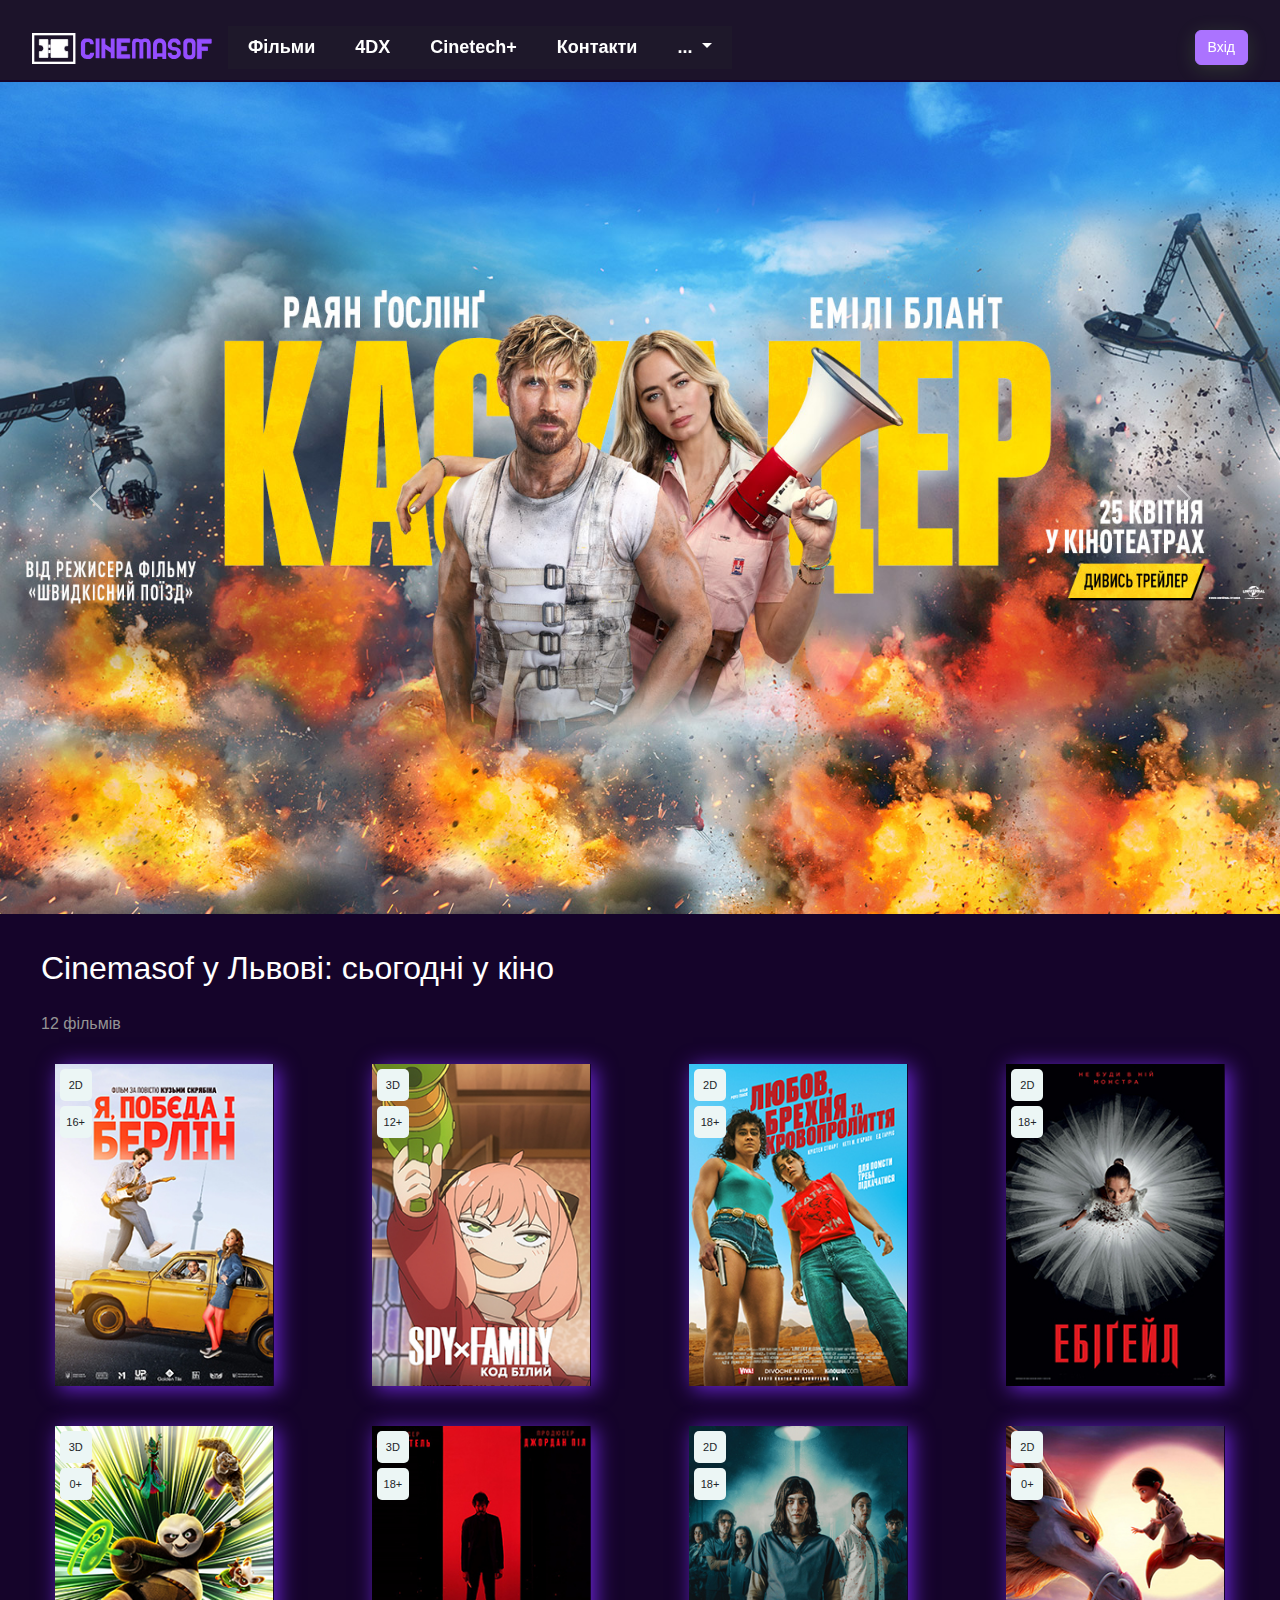
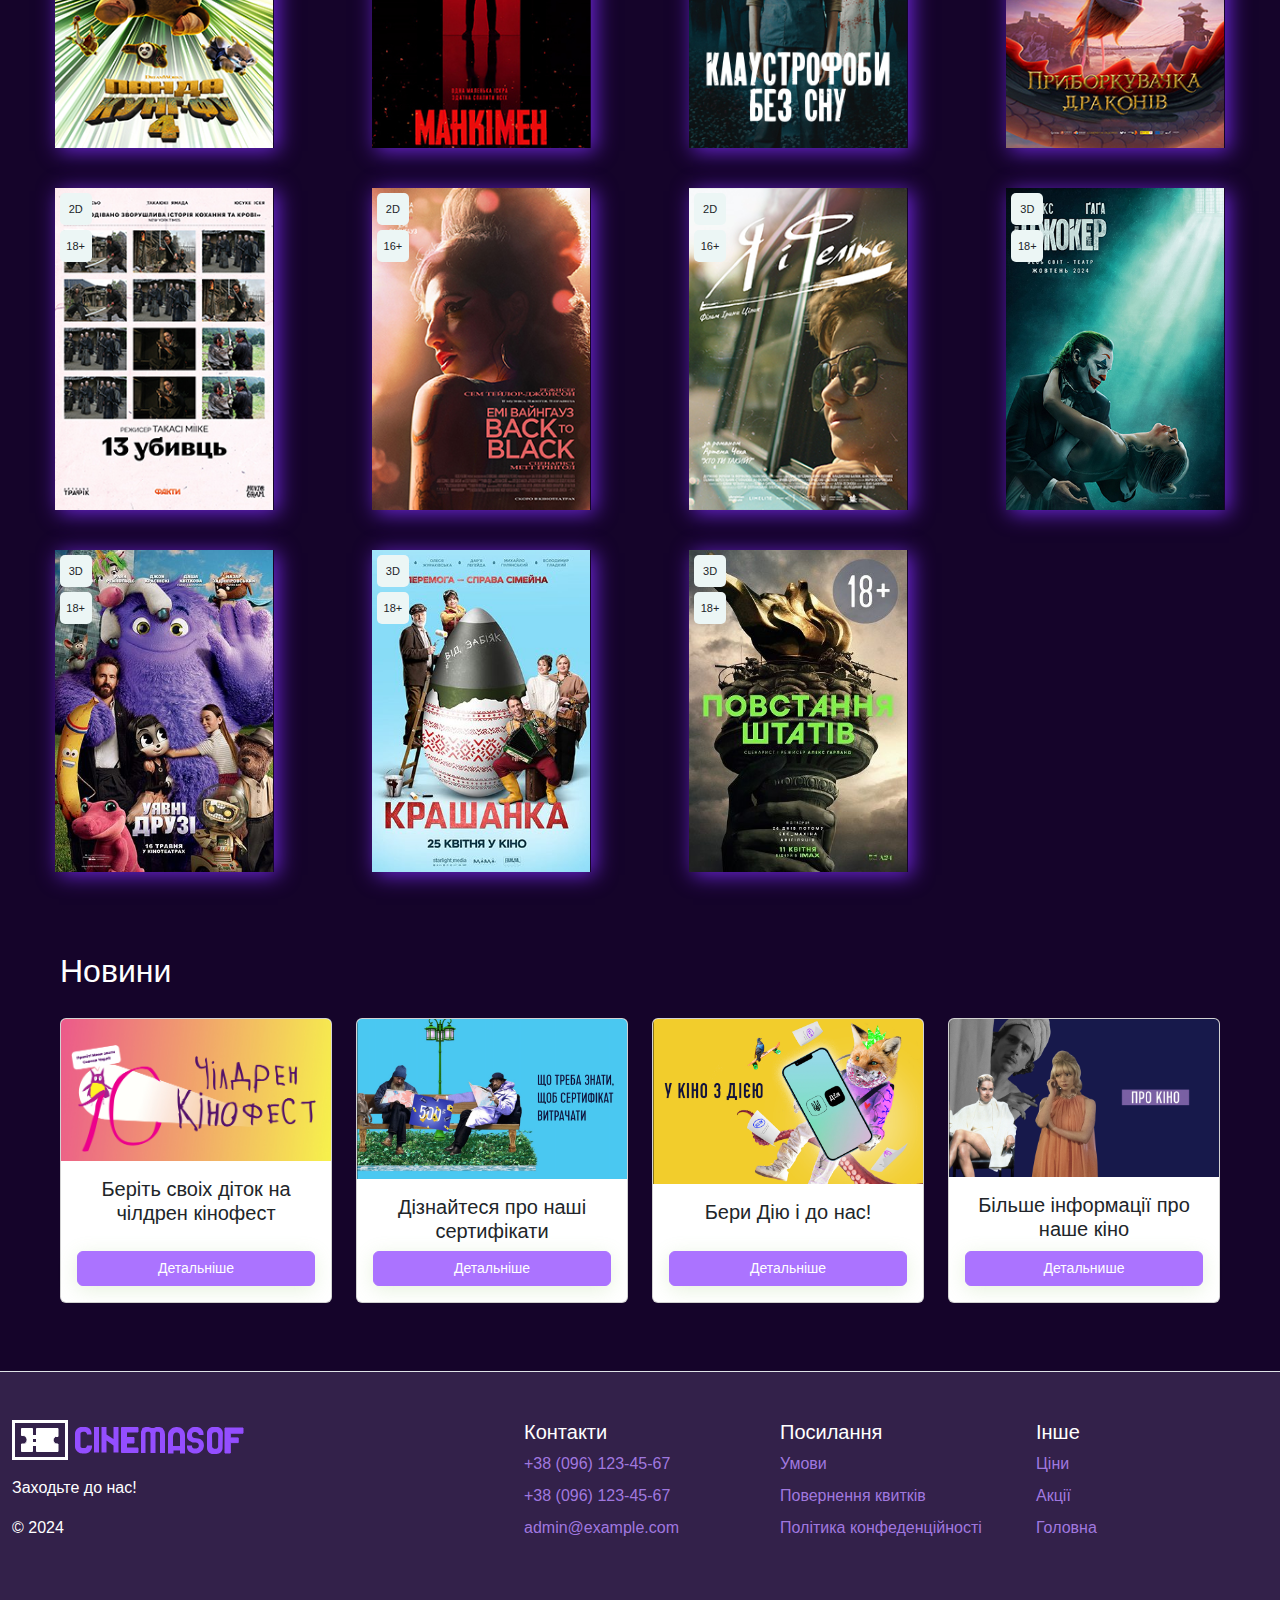
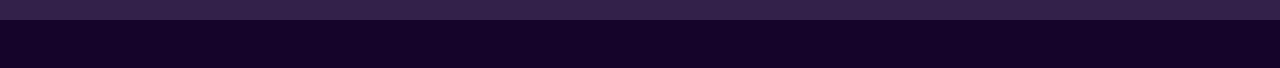
<file: index.html>
<!DOCTYPE html>
<html lang="en">

<head>
	<meta charset="UTF-8">
	<meta http-equiv="X-UA-Compatible" content="IE=edge">
	<meta name="viewport" content="width=device-width, initial-scale=1.0">
	<title>Cinema</title>
	<link href="https://cdn.jsdelivr.net/npm/bootstrap@5.3.3/dist/css/bootstrap.min.css" rel="stylesheet"
		integrity="sha384-QWTKZyjpPEjISv5WaRU9OFeRpok6YctnYmDr5pNlyT2bRjXh0JMhjY6hW+ALEwIH" crossorigin="anonymous">
	<link rel="stylesheet" href="styles.css">
</head>

<body >
	<header id="navbar" class="header">
		<nav class="navbar navbar-expand-lg ">
			<div class="container-fluid">
				<a class="navbar-brand" href="index.html">
					<img src="img/logo.svg" alt="logo">
				</a>
				<button class="navbar-toggler" type="button" data-bs-toggle="collapse"
					data-bs-target="#navbarNavAltMarkup" aria-controls="navbarNavAltMarkup" aria-expanded="false"
					aria-label="Toggle navigation">
					<span class="navbar-toggler-icon"></span>
				</button>

				<div class="collapse navbar-collapse" id="navbarNavAltMarkup">
					<ul class="navbar-nav">
						<li class="nav-item">
							<a class="nav-link" aria-current="page" href="#">Фільми</a>
						</li>
						<li class="nav-item">
							<a class="nav-link" href="#">4DX</a>
						</li>
						<li class="nav-item">
							<a class="nav-link" href="#">Cinetech+</a>
						</li>
						<li class="nav-item">
							<a class="nav-link" href="#">Контакти</a>
						</li>
						<li class="nav-item dropdown">
							<a class="nav-link dropdown-toggle" href="#" role="button" data-bs-toggle="collapse"
								data-bs-target="#subMenu" aria-controls="subMenu" aria-expanded="false">
								...
							</a>
							<ul class="dropdown-menu" id="subMenu">
								<li class="nav-item w-100"><a class="nav-link" href="#">Кінотеатри</a></li>
								<li class="nav-item w-100"><a class="nav-link" href="#">Робота у нас</a></li>
								<li class="nav-item w-100"><a class="nav-link" href="#">Подарункові сертифікати</a></li>
								<li class="nav-item w-100"><a class="nav-link" href="#">Допомога.Відповіді на запитання</a></li>
							</ul>
						</li>
					</ul>
				</div>

				<div class="d-flex">
					<a class="btn btn-primary" href="sign-in.html">Вхід</a>
				</div>
			</div>
		</nav>
	</header>

	<main class="main">
		<div class="main-container">

			<div id="carouselExample" class="carousel slide">
				<div class="carousel-inner">
				  <div class="carousel-item active">
					<img class="d-block w-100" src="img/карусель1.jpeg" alt="First slide">
				  </div>
				  <div class="carousel-item">
					<img class="d-block w-100" src="img/карусель2.jpeg" alt="Second slide">
				  </div>
				  <div class="carousel-item">
					<img class="d-block w-100" src="img/карусель3.jpeg" alt="Third slide">
				  </div>
				</div>
				<button class="carousel-control-prev" type="button" data-bs-target="#carouselExample" data-bs-slide="prev">
				  <span class="carousel-control-prev-icon" aria-hidden="true"></span>
				  <span class="visually-hidden">Previous</span>
				</button>
				<button class="carousel-control-next" type="button" data-bs-target="#carouselExample" data-bs-slide="next">
				  <span class="carousel-control-next-icon" aria-hidden="true"></span>
				  <span class="visually-hidden">Next</span>
				</button>
			</div>
			<div class="container-fluid">
				<div class="name-movie-stripe">
					<div class="name-div">
						<h1>Cinemasof у Львові: сьогодні у кіно</h1>
						<sup class="movie-number">
							12 фільмів
						</sup>
					</div>
				</div>
			</div>


			<div class="films-grid">
				<div class="film">
					<img src="img/iwinningiberln.jpeg" alt="iwinningibrln">
					<div class="film-tags">
						<div class="info">2D</div>
						<div class="info">16+</div>
					</div>
					<div class="film-info">
						<p class="film-info-title"> Пригоди, Комедія</p>
						<p class="film-info-description"> 12+</p>
						<p class="rating">IMDb <b>10 </b>/10</p>
						<a href="movie.html" class=" btn btn-primary btn-seans">Обрати сеанс</a>
					</div>
				</div>
				<div class="film">
					<img src="img/spy-family.jpeg" alt="spy-family">
					<div class="film-tags">
						<div class="info">3D</div>
						<div class="info">12+</div>
					</div>
					<div class="film-info">
						<p class="film-info-title">Анімація</p>
						<p class="film-info-description"> 12+</p>
						<p class="rating">IMDb <b>7.4 </b>/10</p>
						<a href="movie.html" class=" btn btn-primary btn-seans">Обрати сеанс</a>
					</div>
				</div>
				<div class="film">
					<img src="img/love-lie-bloodshed.jpeg" alt="love-lie-bloodshed">
					<div class="film-tags">
						<div class="info">2D</div>
						<div class="info">18+</div>
					</div>
					<div class="film-info">
						<p class="film-info-title">Трилер, Екшн, Кримінал</p>
						<p class="film-info-description"> 18+</p>
						<p class="rating">IMDb <b>7.2 </b>/10</p>
						<a href="movie.html" class=" btn btn-primary btn-seans">Обрати сеанс</a>
					</div>
				</div>
				<div class="film">
					<img src="img/ebigeil.jpeg" alt="ebigeil">
					<div class="film-tags">
						<div class="info">2D</div>
						<div class="info">18+</div>
					</div>
					<div class="film-info">
						<p class="film-info-title">Жахи, Трилер</p>
						<p class="film-info-description"> 18+</p>
						<p class="rating">IMDb <b>7.1 </b>/10</p>
						<a href="movie.html" class=" btn btn-primary btn-seans">Обрати сеанс</a>
					</div>
				</div>
				<div class="film">
					<img src="img/kung-fu.jpeg" alt="kung-fu">
					<div class="film-tags">
						<div class="info">3D</div>
						<div class="info">0+</div>
					</div>
					<div class="film-info">
						<p class="film-info-title">Мультфільм</p>
						<p class="film-info-description"> 0+</p>
						<p class="rating">IMDb <b>6.3</b>/10</p>
						<a href="movie.html" class=" btn btn-primary btn-seans">Обрати сеанс</a>
					</div>
				</div>
				<div class="film">
					<img src="img/munkiman.jpeg" alt="munkiman">
					<div class="film-tags">
						<div class="info">3D</div>
						<div class="info">18+</div>
					</div>
					<div class="film-info">
						<p class="film-info-title">Трилер, Екшн</p>
						<p class="film-info-description"> 18+</p>
						<p class="rating">IMDb <b>7.1</b>/10</p>
						<a href="movie.html" class=" btn btn-primary btn-seans">Обрати сеанс</a>
					</div>
				</div>
				<div class="film">
					<img src="img/claustrophoby.jpeg" alt="claustrophoby">
					<div class="film-tags">
						<div class="info">2D</div>
						<div class="info">18+</div>
					</div>
					<div class="film-info">
						<p class="film-info-title">Жахи, Трилер, Містика</p>
						<p class="film-info-description"> 18+</p>
						<p class="rating">IMDb <b>5.6</b>/10</p>
						<a href="movie.html" class=" btn btn-primary btn-seans">Обрати сеанс</a>
					</div>
				</div>
				<div class="film">
					<img src="img/dragon-tamer.jpeg" alt="dragon-tamer">
					<div class="film-tags">
						<div class="info">2D</div>
						<div class="info">0+</div>
					</div>
					<div class="film-info">
						<p class="film-info-title">Мультфільм</p>
						<p class="film-info-description">0+</p>
						<p class="rating">IMDb <b>6.4</b>/10</p>
						<a href="movie.html" class=" btn btn-primary btn-seans">Обрати сеанс</a>
					</div>
				</div>
				<div class="film">
					<img src="img/13killers.jpeg" alt="13killers">
					<div class="film-tags">
						<div class="info">2D</div>
						<div class="info">18+</div>
					</div>
					<div class="film-info">
						<p class="film-info-title">Екшн, Пригоди</p>
						<p class="film-info-description">18+</p>
						<p class="rating">IMDb <b>7.2 </b>/10</p>
						<a href="movie.html" class=" btn btn-primary btn-seans">Обрати сеанс</a>
					</div>
				</div>
				<div class="film">
					<img src="img/ema-waigauz.jpeg" alt="ema-waigauz">
					<div class="film-tags">
						<div class="info">2D</div>
						<div class="info">16+</div>
					</div>
					<div class="film-info">
						<p class="film-info-title">Байопік</p>
						<p class="film-info-description"> 16+</p>
						<p class="rating">IMDb <b>6.7</b>/10</p>
						<a href="movie.html" class=" btn btn-primary btn-seans">Обрати сеанс</a>
					</div>
				</div>
				<div class="film">
					<img src="img/i-and-felix.jpeg" alt="i-and-felix">
					<div class="film-tags">
						<div class="info">2D</div>
						<div class="info">16+</div>
					</div>
					<div class="film-info">
						<p class="film-info-title">Драма</p>
						<p class="film-info-description"> 16+</p>
						<p class="rating">IMDb <b>7.2 </b>/10</p>
						<a href="movie.html" class=" btn btn-primary btn-seans">Обрати сеанс</a>
					</div>
				</div>
				<div class="film">
					<img src="img/joker.jpeg" alt="joker">
					<div class="film-tags">
						<div class="info">3D</div>
						<div class="info">18+</div>
					</div>
					<div class="film-info">
						<p class="film-info-title">Кримінал, трилер</p>
						<p class="film-info-description"> 18+</p>
						<p class="rating">IMDb <b>10</b>/10</p>
						<a href="movie.html" class=" btn btn-primary btn-seans">Обрати сеанс</a>
					</div>
				</div>

				<div class="film">
					<img src="img/imaginary-friends.jpeg" alt="imaginary-friends">
					<div class="film-tags">
						<div class="info">3D</div>
						<div class="info">18+</div>
					</div>
					<div class="film-info">
						<p class="film-info-title">Кримінал, трилер</p>
						<p class="film-info-description"> 18+</p>
						<p class="rating">IMDb <b>10</b>/10</p>
						<a href="movie.html" class=" btn btn-primary btn-seans">Обрати сеанс</a>
					</div>
				</div>
				<div class="film">
					<img src="img/krashanha-vend.jpg" alt="joker">
					<div class="film-tags">
						<div class="info">3D</div>
						<div class="info">18+</div>
					</div>
					<div class="film-info">
						<p class="film-info-title">Кримінал, трилер</p>
						<p class="film-info-description"> 18+</p>
						<p class="rating">IMDb <b>10</b>/10</p>
						<a href="movie.html" class=" btn btn-primary btn-seans">Обрати сеанс</a>
					</div>
				</div>
				<div class="film">
					<img src="img/sw-vend-18.jpg" alt="Повстання Штатів">
					<div class="film-tags">
						<div class="info">3D</div>
						<div class="info">18+</div>
					</div>
					<div class="film-info">
						<p class="film-info-title">Кримінал, трилер</p>
						<p class="film-info-description"> 18+</p>
						<p class="rating">IMDb <b>10</b>/10</p>
						<a href="movie.html" class=" btn btn-primary btn-seans">Обрати сеанс</a>
					</div>
				</div>
			</div>
		</div>

		<div class="container-4">
			<h2 class="link-news">Новини</h2>

			<div class="addon-info text-center">

				<div class="row">
					<div class="col-md-3">
						<div class="card">
							<img src="img/cinemafest.jpeg" class="card-img-top" alt="2homeless">
							<div class="card-body">
							  <h5 class="card-title">Беріть своіх діток на чілдрен кінофест</h5>
							  <a href="#" class="btn btn-primary">Детальніше</a>
							</div>
						</div>
					</div>

					<div class="col-md-3">
						<div class="card">
							<img src="./img/2homel.png" class="card-img-top" alt="2homeless">
							<div class="card-body">
							  <h5 class="card-title">Дізнайтеся про наші сертифікати</h5>
							  <a href="#" class="btn btn-primary">Детальніше</a>
							</div>
						</div>
					</div>

					<div class="col-md-3">
						<div class="card">
							<img src="img/foxx.png" class="card-img-top" alt="2homeless">
							<div class="card-body">
							  <h5 class="card-title">Бери Дію і до нас!</h5>
							  <a href="#" class="btn btn-primary">Детальніше</a>
							</div>
						</div>
					</div>

					<div class="col-md-3">
						<div class="card">
							<img src="img/123.png" class="card-img-top" alt="2homeless">
							<div class="card-body">
							  <h5 class="card-title">Більше інформації про наше кіно</h5>
							  <a href="#" class="btn btn-primary">Детальнише</a>
							</div>
						</div>
					</div>
				</div>

			</div>
		</div>
	</main>

	<footer class="m-footer">
		<div class="container-fluid">
			<div class="row row-cols-1 row-cols-sm-2 row-cols-md-5 py-5 my-5 border-top">
				<div class="col mb-3">
					<a href="index.html" class="d-flex align-items-center mb-3 link-dark text-decoration-none">
						<img src="img/logo.svg" alt="logo">
					</a>
					<p >Заходьте до нас!</p>
					<p >© 2024</p>

				</div>

				<div class="col mb-3">

				</div>

				<div class="col mb-3">
					<h5>Контакти</h5>
					<ul class="nav flex-column">
						<li class="nav-item mb-2"><a href="tel:+38 (096) 123-45-67" class="nav-link p-0 ">+38
								(096) 123-45-67</a></li>
						<li class="nav-item mb-2"><a href="tel:+38 (096) 123-45-67" class="nav-link p-0 ">+38
								(096) 123-45-67</a></li>
						<li class="nav-item mb-2"><a href="mailto:admin@example.com"
								class="nav-link p-0">admin@example.com</a></li>
					</ul>
				</div>

				<div class="col mb-3">
					<h5>Посилання</h5>
					<ul class="nav flex-column">
						<li class="nav-item mb-2"><a href="#" class="nav-link p-0 ">Умови</a></li>
						<li class="nav-item mb-2"><a href="#" class="nav-link p-0 ">Повернення квитків</a></li>
						<li class="nav-item mb-2"><a href="#" class="nav-link p-0 ">Політика
								конфеденційності</a></li>
					</ul>
				</div>

				<div class="col mb-3">
					<h5>Інше</h5>
					<ul class="nav flex-column">
						<li class="nav-item mb-2"><a href="#" class="nav-link p-0">Ціни</a></li>
                        <li class="nav-item mb-2"><a href="#" class="nav-link p-0">Акції</a></li>
                        <li class="nav-item mb-2"><a href="#" class="nav-link p-0">Головна</a></li>
					</ul>
				</div>
			</div>
		</div>
	</footer>

	<script src="https://cdn.jsdelivr.net/npm/@popperjs/core@2.11.8/dist/umd/popper.min.js"
	integrity="sha384-I7E8VVD/ismYTF4hNIPjVp/Zjvgyol6VFvRkX/vR+Vc4jQkC+hVqc2pM8ODewa9r"
	crossorigin="anonymous"></script>
<script src="https://cdn.jsdelivr.net/npm/bootstrap@5.3.2/dist/js/bootstrap.min.js"
	integrity="sha384-BBtl+eGJRgqQAUMxJ7pMwbEyER4l1g+O15P+16Ep7Q9Q+zqX6gSbd85u4mG4QzX+"
	crossorigin="anonymous"></script>
<script scr="https://cdn.jsdelivr.net/npm/bootstrap@5.3.3/dist/js/bootstrap.bundle.min.js"></script>

	<script src="header.js"></script>
</body>

</html>
</file>
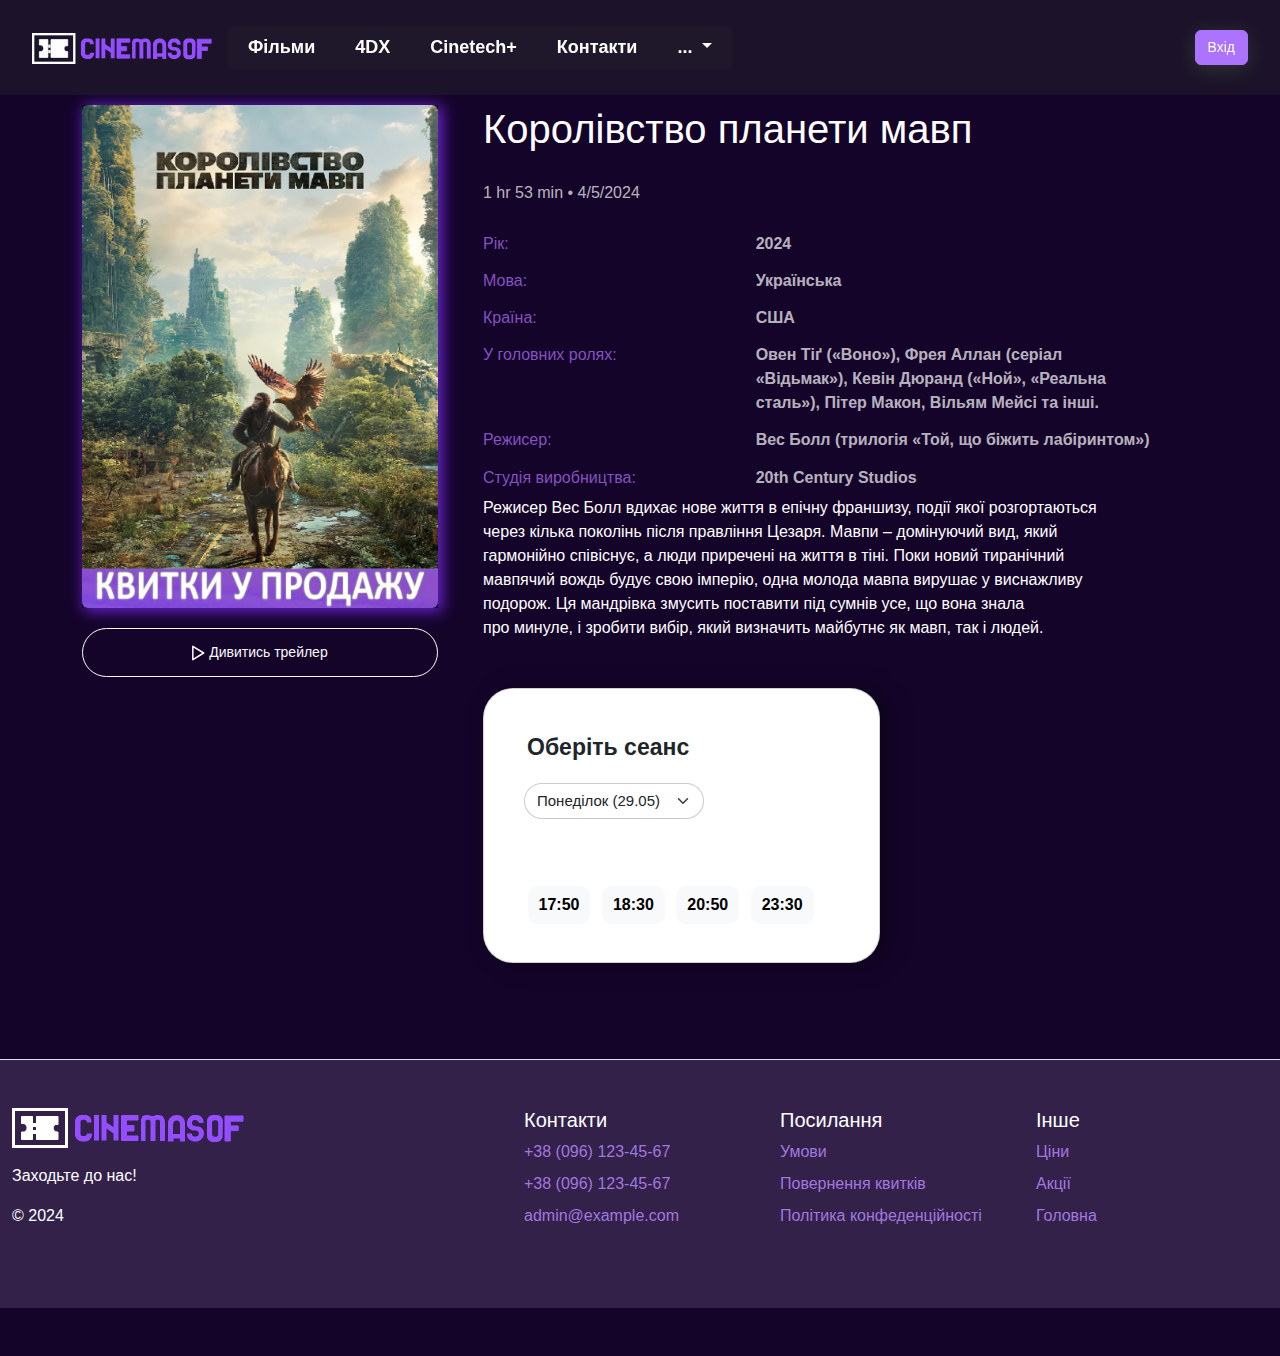
<file: movie.html>
<!DOCTYPE html>
<html lang="en">
<head>
	  <meta charset="UTF-8">
	  <meta http-equiv="X-UA-Compatible" content="IE=edge">
	  <meta name="viewport" content="width=device-width, initial-scale=1.0">
    <link
      href="https://cdn.jsdelivr.net/npm/bootstrap@5.3.3/dist/css/bootstrap.min.css"
      rel="stylesheet"
      integrity="sha384-QWTKZyjpPEjISv5WaRU9OFeRpok6YctnYmDr5pNlyT2bRjXh0JMhjY6hW+ALEwIH"
      crossorigin="anonymous"
    />
    <link rel="stylesheet" href="styles.css" />
    <title>Cinema - Movie page</title>
  </head>

  <body>
    <header class="header">
      <nav class="navbar navbar-expand-lg">
        <div class="container-fluid">
          <a class="navbar-brand" href="index.html">
            <img
              src="img/logo.svg"
              alt="logo"
            />
          </a>
          <button
            class="navbar-toggler"
            type="button"
            data-bs-toggle="collapse"
            data-bs-target="#navbarNavAltMarkup"
            aria-controls="navbarNavAltMarkup"
            aria-expanded="false"
            aria-label="Toggle navigation"
          >
            <span class="navbar-toggler-icon"></span>
          </button>

          <div class="collapse navbar-collapse" id="navbarNavAltMarkup">
            <ul class="navbar-nav">
              <li class="nav-item">
                <a class="nav-link" aria-current="page" href="#">Фільми</a>
              </li>
              <li class="nav-item">
                <a class="nav-link" href="#">4DX</a>
              </li>
              <li class="nav-item">
                <a class="nav-link" href="#">Cinetech+</a>
              </li>
              <li class="nav-item">
                <a class="nav-link" href="#">Контакти</a>
              </li>
              <li class="nav-item dropdown">
                <a
                  class="nav-link dropdown-toggle"
                  href="#"
                  role="button"
                  data-bs-toggle="collapse"
                  data-bs-target="#subMenu"
                  aria-controls="subMenu"
                  aria-expanded="false"
                >
                  ...
                </a>
                <ul class="dropdown-menu" id="subMenu">
                  <li class="nav-item w-100">
                    <a class="nav-link" href="#">Клуб</a>
                  </li>
                  <li class="nav-item w-100">
                    <a class="nav-link" href="#">Кінотеатри</a>
                  </li>
                  <li class="nav-item w-100">
                    <a class="nav-link" href="#"
                      >Допомога.Відповіді на запитання</a
                    >
                  </li>
                  <li class="nav-item w-100">
                    <a class="nav-link" href="#">Знижки</a>
                  </li>
                  <li class="nav-item w-100">
                    <a class="nav-link" href="#">Подарункові сертифікати</a>
                  </li>
                  <li class="nav-item w-100">
                    <a class="nav-link" href="#">Про Планету Кіно</a>
                  </li>
                  <li class="nav-item w-100">
                    <a class="nav-link" href="#">Робота у нас</a>
                  </li>
                </ul>
              </li>
            </ul>
          </div>

          <div class="d-flex">
            <a class="btn btn-primary" href="sign-in.html">Вхід</a>
          </div>
        </div>
      </nav>
    </header>
    <main class="main">
      <div class="main-container">
        <div class="container">
          <div class="row">
            <div class="col-sm-4">
              <div class="film-img">
                <img
                  src="img/main-photo.jpg"
                  alt=""
                  class="rounded"
                />
              </div>

              <a href="https://www.youtube.com/watch?v=MxR257eHEFE" target="_blank" class="about-movie__btn btn btn-outline-light js-trailer-btn js-open-popup-trailer">
                <i>
                  <svg
                    width="13" height="16" viewBox="0 0 13 16" fill="none" xmlns="http://www.w3.org/2000/svg">
                    <path
                      d="M0.833374 1.33331V14.6666L11.6667 7.99998L0.833374 1.33331Z" stroke="white" stroke-width="1.5" stroke-linecap="round" stroke-linejoin="round"></path>
                  </svg>
                </i>
                Дивитись трейлер
              </a>
            </div>
            <div class="col-sm-8 about-film">
              <div class="film-time">
                <div class="title">
                  <h1>Королівство планети мавп</h1>
                </div>
                <div class="duration">1 hr 53 min • 4/5/2024</div>

                <div class="film-details">
                  <div class="details"><span>Рік:</span><b>2024</b></div>
                  <div class="details"><span>Мова:</span><b>Українська</b></div>
                  <div class="details"><span>Країна:</span><b> США</b></div>
                  <div class="details">
                    <span>У головних ролях:</span
                    ><b
                      >Овен Тіґ («Воно»), Фрея Аллан (серіал «Відьмак»), Кевін
                      Дюранд («Ной», «Реальна сталь»), Пітер Макон, Вільям Мейсі
                      та інші.</b
                    >
                  </div>
                  <div class="details">
                    <span>Режисер:</span
                    ><b>Вес Болл (трилогія «Той, що біжить лабіринтом»)</b>
                  </div>
                  <div class="details">
                    <span>Студія виробництва:</span><b>20th Century Studios</b>
                  </div>
                </div>

                <div class="description mb-5">
                  <p class="desc-p">
                    Режисер Вес Болл вдихає нове життя в епічну франшизу, події
                    якої розгортаються через кілька поколінь після правління
                    Цезаря. Мавпи – домінуючий вид, який гармонійно співіснує, а
                    люди приречені на життя в тіні. Поки новий тиранічний
                    мавпячий вождь будує свою імперію, одна молода мавпа вирушає
                    у виснажливу подорож. Ця мандрівка змусить поставити під
                    сумнів усе, що вона знала про минуле, і зробити вибір, який
                    визначить майбутнє як мавп, так і людей.
                  </p>
                </div>

                <div class="card mb-5">
                  <p class="card-title">Оберіть сеанс</p>
                  <select
                    class="form-select"
                    aria-label="Default select example"
                  >
                    <option selected>Пʼятниця (26.05)</option>
                    <option selected>Субота (27.05)</option>
                    <option selected>Неділя (28.05)</option>
                    <option selected>Понеділок (29.05)</option>
                  </select>
                  <div class="session-time">
                    <p>Зал №7</p>
                    <button type="button" class="btn btn-light">17:50</button>
                    <button type="button" class="btn btn-light">18:30</button>
                    <button type="button" class="btn btn-light">20:50</button>
                    <button type="button" class="btn btn-light">23:30</button>
                  </div>
                </div>
              </div>
            </div>
          </div>
        </div>
      </div>
    </main>
    <footer class="m-footer">
        <div class="container-fluid">
            <div class="row row-cols-1 row-cols-sm-2 row-cols-md-5 py-5 my-5 border-top">
                <div class="col mb-3">
                <a href="index.html" class="d-flex align-items-center mb-3 text-decoration-none">
                    <img src="img/logo.svg" alt="logo">
                </a>
                <p>Заходьте до нас!</p>
                <p>© 2024</p>
                
                </div>
            
                <div class="col mb-3">
            
                </div>
            
                <div class="col mb-3">
                    <h5>Контакти</h5>
                    <ul class="nav flex-column">
                        <li class="nav-item mb-2"><a href="tel:+38 (096) 123-45-67" class="nav-link p-0">+38 (096) 123-45-67</a></li>
                        <li class="nav-item mb-2"><a href="tel:+38 (096) 123-45-67" class="nav-link p-0">+38 (096) 123-45-67</a></li>
                        <li class="nav-item mb-2"><a href="mailto:admin@example.com" class="nav-link p-0">admin@example.com</a></li>
                    </ul>
                </div>
            
                <div class="col mb-3">
                    <h5>Посилання</h5>
                    <ul class="nav flex-column">
                        <li class="nav-item mb-2"><a href="#" class="nav-link p-0">Умови</a></li>
                        <li class="nav-item mb-2"><a href="#" class="nav-link p-0">Повернення квитків</a></li>
                        <li class="nav-item mb-2"><a href="#" class="nav-link p-0">Політика конфеденційності</a></li>
                    </ul>
                </div>
            
                <div class="col mb-3">
                <h5>Інше</h5>
                <ul class="nav flex-column">
                  <li class="nav-item mb-2"><a href="#" class="nav-link p-0">Ціни</a></li>
                  <li class="nav-item mb-2"><a href="#" class="nav-link p-0">Акції</a></li>
                  <li class="nav-item mb-2"><a href="#" class="nav-link p-0">Головна</a></li>
                </ul>
                </div>
            </div>
        </div>
    </footer>

    <script src="https://cdn.jsdelivr.net/npm/@popperjs/core@2.11.8/dist/umd/popper.min.js"
        integrity="sha384-I7E8VVD/ismYTF4hNIPjVp/Zjvgyol6VFvRkX/vR+Vc4jQkC+hVqc2pM8ODewa9r"
        crossorigin="anonymous"></script>
    <script src="https://cdn.jsdelivr.net/npm/bootstrap@5.3.2/dist/js/bootstrap.min.js"
        integrity="sha384-BBtl+eGJRgqQAUMxJ7pMwbEyER4l1g+O15P+16Ep7Q9Q+zqX6gSbd85u4mG4QzX+"
        crossorigin="anonymous"></script>
    <script scr="https://cdn.jsdelivr.net/npm/bootstrap@5.3.3/dist/js/bootstrap.bundle.min.js"></script>
  </body>
</html>
</file>
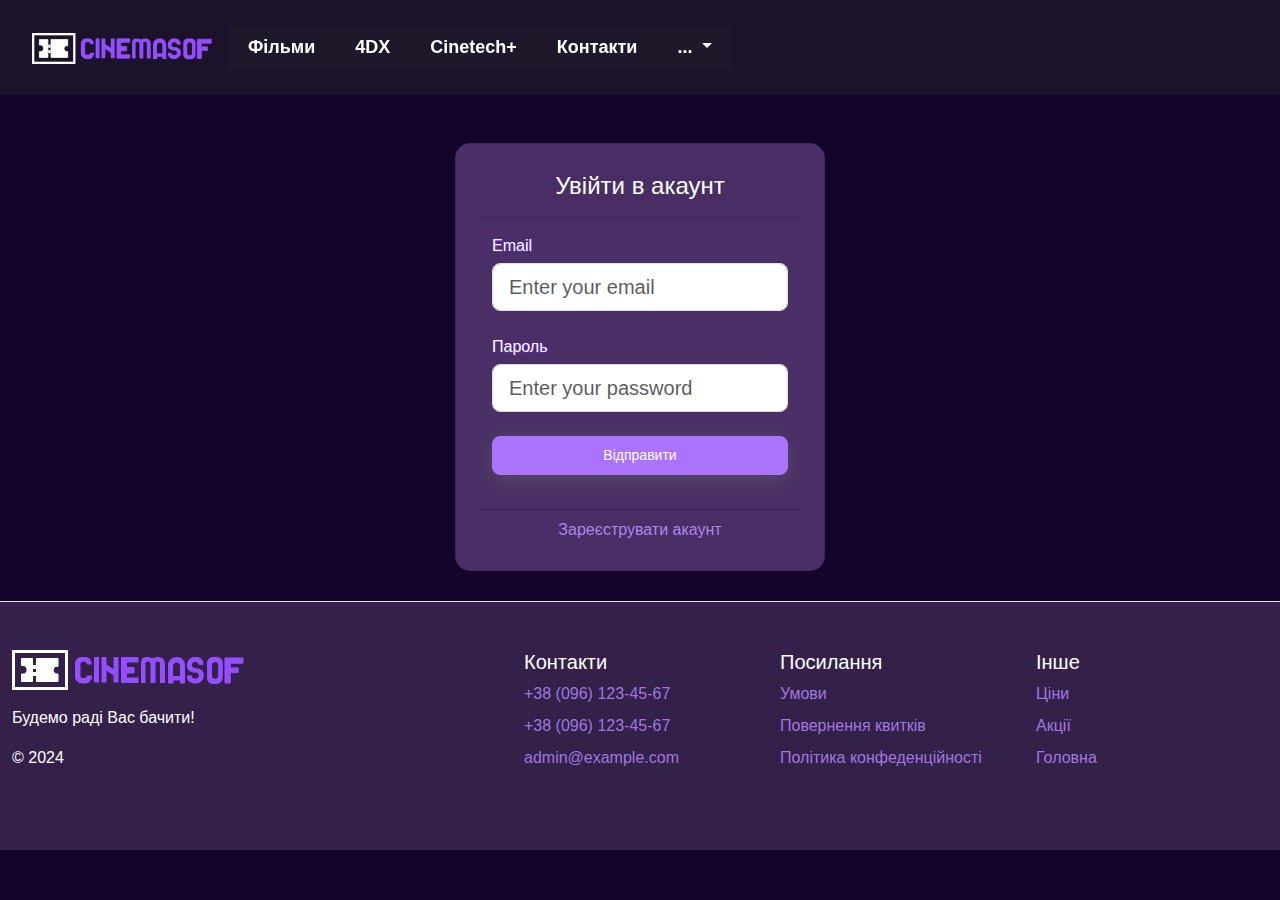
<file: sign-in.html>
<!DOCTYPE html>
<html lang="en">
<head>
	<meta charset="UTF-8">
	<meta http-equiv="X-UA-Compatible" content="IE=edge">
	<meta name="viewport" content="width=device-width, initial-scale=1.0">
    <link href="https://cdn.jsdelivr.net/npm/bootstrap@5.3.3/dist/css/bootstrap.min.css" rel="stylesheet"
        integrity="sha384-QWTKZyjpPEjISv5WaRU9OFeRpok6YctnYmDr5pNlyT2bRjXh0JMhjY6hW+ALEwIH" crossorigin="anonymous">
    <link rel="stylesheet" href="styles.css">
    <title>Cinema - Sign In</title>
</head>

<body >
    <header class="header">
        <nav class="navbar navbar-expand-lg ">
            <div class="container-fluid">
                <a class="navbar-brand" href="index.html">
                    <img src="img/logo.svg" alt="logo">
                </a>
                <button class="navbar-toggler" type="button" data-bs-toggle="collapse"
                    data-bs-target="#navbarNavAltMarkup" aria-controls="navbarNavAltMarkup" aria-expanded="false"
                    aria-label="Toggle navigation">
                    <span class="navbar-toggler-icon"></span>
                </button>

                <div class="collapse navbar-collapse" id="navbarNavAltMarkup">
                    <ul class="navbar-nav">
                        <li class="nav-item">
                            <a class="nav-link" aria-current="page" href="#">Фільми</a>
                        </li>
                        <li class="nav-item">
                            <a class="nav-link" href="#">4DX</a>
                        </li>
                        <li class="nav-item">
                            <a class="nav-link" href="#">Cinetech+</a>
                        </li>
                        <li class="nav-item">
                            <a class="nav-link" href="#">Контакти</a>
                        </li>
                        <li class="nav-item dropdown">
                            <a class="nav-link dropdown-toggle" href="#" role="button" data-bs-toggle="collapse"
                                data-bs-target="#subMenu" aria-controls="subMenu" aria-expanded="false">
                                ...
                            </a>
                            <ul class="dropdown-menu" id="subMenu">
                                <li class="nav-item w-100"><a class="nav-link" href="#">Клуб</a></li>
                                <li class="nav-item w-100"><a class="nav-link" href="#">Кінотеатри</a></li>
                                <li class="nav-item w-100"><a class="nav-link" href="#">Допомога.Відповіді на
                                        запитання</a></li>
                                <li class="nav-item w-100"><a class="nav-link" href="#">Знижки</a></li>
                                <li class="nav-item w-100"><a class="nav-link" href="#">Подарункові сертифікати</a></li>
                                <li class="nav-item w-100"><a class="nav-link" href="#">Про Планету Кіно</a></li>
                                <li class="nav-item w-100"><a class="nav-link" href="#">Робота у нас</a></li>
                            </ul>
                        </li>
                    </ul>
                </div>
            </div>
        </nav>
    </header>
    <main class="main">
        <div id="main-container-3" class="main-container">
            <div class="container">
                <div class="card login-form ">
                    <div class="card-header text-center">
                        <h4>Увійти в акаунт</h4>
                    </div>
                    <div class="card-body">
                        <form>
                            <div class="form-group mb-4">
                                <label for="exampleInputEmail1">Email</label>
                                <input type="email" class="form-control form-control-lg" id="exampleInputEmail1"
                                    placeholder="Enter your email">
                            </div>
                            <div class="form-group mb-4">
                                <label for="exampleInputPassword1">Пароль</label>
                                <input type="password" class="form-control form-control-lg" id="exampleInputPassword1"
                                    placeholder="Enter your password">
                            </div>
                            <button type="submit" class="btn btn-primary btn-lg w-100 mb-0">Відправити</button>
                        </form>
                    </div>
                    <div class="card-footer text-muted text-center">
                        <a href="#">Зареєструвати акаунт</a>
                    </div>
                </div>
            </div>
        </div>
    </main>
    <!-- footer -->
    <footer class="m-footer">
        <div class="container-fluid">
            <div class="row row-cols-1 row-cols-sm-2 row-cols-md-5 py-5 border-top">
                <div class="col mb-3">
                    <a href="index.html" class="d-flex align-items-center mb-3 text-decoration-none">
                        <img src="img/logo.svg" alt="logo">
                    </a>
                    <p>Будемо раді Вас бачити!</p>
                    <p>© 2024</p>

                </div>

                <div class="col mb-3">

                </div>

                <div class="col mb-3">
                    <h5>Контакти</h5>
                    <ul class="nav flex-column">
                        <li class="nav-item mb-2"><a href="tel:+38 (096) 123-45-67" class="nav-link p-0">+38
                                (096) 123-45-67</a></li>
                        <li class="nav-item mb-2"><a href="tel:+38 (096) 123-45-67" class="nav-link p-0">+38
                                (096) 123-45-67</a></li>
                        <li class="nav-item mb-2"><a href="mailto:admin@example.com"
                                class="nav-link p-0">admin@example.com</a></li>
                    </ul>
                </div>

                <div class="col mb-3">
                    <h5>Посилання</h5>
                    <ul class="nav flex-column">
                        <li class="nav-item mb-2"><a href="#" class="nav-link p-0">Умови</a></li>
                        <li class="nav-item mb-2"><a href="#" class="nav-link p-0">Повернення
                            квитків</a></li>
                        <li class="nav-item mb-2"><a href="#" class="nav-link p-0 ">Політика
                                конфеденційності</a></li>
                    </ul>
                </div>

                <div class="col mb-3">
                    <h5>Інше</h5>
                    <ul class="nav flex-column">
                        <li class="nav-item mb-2"><a href="#" class="nav-link p-0">Ціни</a></li>
                        <li class="nav-item mb-2"><a href="#" class="nav-link p-0">Акції</a></li>
                        <li class="nav-item mb-2"><a href="#" class="nav-link p-0">Головна</a></li>
                    </ul>
                </div>
            </div>
        </div>
    </footer>
    <script src="https://cdn.jsdelivr.net/npm/@popperjs/core@2.11.8/dist/umd/popper.min.js"
        integrity="sha384-I7E8VVD/ismYTF4hNIPjVp/Zjvgyol6VFvRkX/vR+Vc4jQkC+hVqc2pM8ODewa9r"
        crossorigin="anonymous"></script>
    <script src="https://cdn.jsdelivr.net/npm/bootstrap@5.3.2/dist/js/bootstrap.min.js"
        integrity="sha384-BBtl+eGJRgqQAUMxJ7pMwbEyER4l1g+O15P+16Ep7Q9Q+zqX6gSbd85u4mG4QzX+"
        crossorigin="anonymous"></script>
    <script scr="https://cdn.jsdelivr.net/npm/bootstrap@5.3.3/dist/js/bootstrap.bundle.min.js"></script>
</body>

</html>
</file>
<file: styles.css>
* {
    box-sizing: border-box;
}

body {
    margin: 0px;
    font-family: -apple-system, BlinkMacSystemFont, Arial, sans-serif;
    box-sizing: border-box;
    overflow-y: scroll;
    background-color: #15042a;
    text-rendering: optimizeLegibility;
    
}
p{
    color: white;
}

a{
    color: #ae86ea;
    text-decoration: none;
}
h1, h4,h5{
    color: white;
}

b{
    color: rgba(255, 255, 255, 0.709);
}
/* global  */

.btn-primary {
    border: 1px solid #ab73ff;
    background-color: #ab73ff;
    box-shadow: 0 4px 20px rgba(135, 192, 89, .2);
    font-size: 14px;
}

.btn-primary:hover {
    background-color: #6d26d8;
    transition: 0.7s;
    border-color: #6d26d8;
}

.main-container {
    padding-top: 75px;
    margin: 30px 0px;
}

#main-container-3{
    padding-top: 113px;
}

/* header */

.header {
    background-color: #201c2ba8;
    position: fixed;
    width: 100%;
    left: 0;
    top: 0;
    padding: 18px 20px;
    z-index: 2;
}

.header img {
    max-width: 180px;
}


.header .navbar-toggler {
    background: #944eff;
}

.header .nav-link {
    font-weight: bold;
}
.header .navbar-nav{
    background-color: #201c2ba8;

}
.header .navbar-nav>.nav-item .nav-link:hover {
    text-shadow: 5px 4px 5px #724e80;
    color: #d4b8ff;
}

.header .navbar-nav>.nav-item .nav-link {
    font-weight: bold;
    color: white;
    font-size: 18px;
}

.header .navbar-nav>.nav-item:hover>.nav-link {
    color: #d4b8ff;
}


.header .nav-link {
    display: block;
    width: 100%;
    padding-left: 20px !important;
    padding-right: 20px !important;
}
.header .dropdown-menu{
    background-color: #201c2ba8;
}

/* j script header */
header#navbar {
    font-family: "Inter", sans-serif;
    background-color: #201c2ba8; 
    position: fixed;
    top: 0;
    width: 100%;
    z-index: 1000;
    height: 80px;
    transition: background-color 0.5s; 
  }
  header#navbar.active {
    background-color: #301c4ed9; 
  }


/*  footer  */
.m-footer {
    background-color: #a087c038;
}


.m-footer a.nav-link:hover {
    color: #6d26d8;
}

.m-footer a.nav-link{
    color: #b98bffd6;
}



/* login pagr */

.container> .login-form{
    height: 428px;
}

.login-form {
    max-width: 370px;
    margin: 0 auto;
    background: #d09bff4a;
    padding: 20px;
    border-radius: 15px;
}

label{
    color: white;
    text-shadow: 1px 1px 1px #6d26d8;
    margin-bottom: 5px;
}


.login-form a:hover {
    text-decoration: underline;
}


/* film page */

.film-img {
    width: 100%;
    box-shadow: 3px 2px 14px 1px #6d26d8;
    margin-bottom: 20px;
}

.film-img img {
    display: block;
    max-width: 100%;
}

.btn-outline-light {
    border-radius: 30px;
    position: relative;
    border: 1px solid #fff;
    width: 100%;
    padding: 13px;
    font-size: 14px;
    margin-bottom: 20px;
}

.btn-outline-light:hover {
    background-color: #fff;
    color: #000;
}

.btn-outline-light:hover path {
    stroke: black;
}

.container .about-film{
        padding: 0px 33px;
}
.film-details {
    display: flex;
    flex-direction: column;

}

.film-details .details {
    display: flex;
    padding: 6.6px 0;
}

.film-details .details span {
    flex-shrink: 0;
    width: 39.29%;
    padding-right: 14px;
    color: #9961dedb;
}

.film-details .details b {
    font-weight: bold;
}

.film-time  {
    text-wrap: balance;
}

.card{
    height: 100%;
}
.card-body{
    height: 100%;
    display: flex;
    flex-direction: column;
    justify-content: space-between;
}

.film-time .card {
    padding: 41px 40px 33px 40px;
    border-radius: 30px;
    box-shadow: 9px 1px 18px 8px rgb(0 0 0 / 22%);
    max-width: 397px;

}

.film-time .card-title {
    margin-left: 3px;
    font-weight: bold;
    font-size: 23px;
    margin-bottom: 18px;
}

.film-time .duration {
    padding: 20px 0px;
    color: rgba(255, 255, 255, 0.709);
}


.film-time .form-select {
    max-width: 180px;
    border: 1px solid rgba(0, 0, 0, .2);
    border-radius: 30px;
    font-size: 15px;
}

.film-time .session-time p {
    margin-bottom: .2rem;
    padding: 20px 6px;
}

.film-time .session-time button {
    margin-right: .2rem;
    margin-left: .1em;
    font-weight: bold;
    padding: 6px 10px;
    border-radius: 10px;
    margin: 0 3.5px 5px;
}

.film-time .session-time button:hover {
    background-color: #6d26d8;
}



/* index */

sup .movie-number {
    margin: 20px 0px;
}

.content {
    position: relative;
}

.carousel {
    margin-top: -23px
}

.carousel-inner {
    animation: delay;
}

.carousel-item {
    transition: 2s cubic-bezier(0.22, 0, 0.58, 1);
}

.carousel-inner>.item {
    position: relative;
    display: none;
    transition: 1.6s ease-in-out left;
}

.name-div{
    padding: 10px 29px;
}
.name-movie-stripe h1 {
    font-family: inherit;
    font-weight: normal;
    font-size: 32px;
    line-height: 48px;
    padding: 20px 0px;
    color: white;
}

.movie-number {
    font-size: 16px;
    color: #959595;
}

.film img {
    width: 218px;
    height: 322px;
    transition: transform 300ms;
}

.film:hover img {
    transform: scale(1.11);
    opacity: 1;
    z-index: 2
}

.film {
    overflow: hidden;
    position: relative;
    display: flex;
    margin: 10px 0px 30px;
    width: 219px;
    box-shadow: 4px 3px 20px #6d26d8;
    margin-left: auto;
    margin-right: auto;
}

.films-grid{
    margin: 0px 30px;
}

.film:hover .film-info {
    border: 5px #6d26d8 solid;
    opacity: 1;
    z-index: 2;
}


.film-tags {
    position: absolute;
    top: 5px;
    left: 5px;

}

.film-info {
    width: 100%;
    height: 100%;
    opacity: 0;
    z-index: -1;
    position: absolute;
    top: 0;
    left: 0;
    background-color: #00000078;
    transition: opacity 0.3s;
    display: flex;
    flex-direction: column;
    justify-content: center;
    align-items: center;
}


.info {
    background-color: #ecf6f5;
    font-size: 11px;
    width: 32px;
    height: 32px;
    text-align: center;
    line-height: 32px;
    margin-bottom: 5px;
    border-radius: 5px;

}

.films-grid {
    display: grid;
    grid-gap: 0px 4%;
    grid-template-columns: repeat(auto-fit, minmax(218px, 1fr));
}

.btn_bordered {
    position: relative;
    border: 1px solid #fff;
}

.btn-outline-light2 {
    padding: 5px 2px;
    width: 174px;
    border-radius: 6%;
    position: relative;
    border: 1px solid #fff;
    font-size: 14px;
}

.btn-outline-light2:hover path {
    stroke: black;
}

.btn-outline-light2:hover {
    background: #fff;
    color: #000;
}



.btn-seans {
    width: 174px;
}


.films-grid-soon {
    display: grid;
    grid-template-columns: 1fr 1fr 1fr;
    grid-column-gap: 10px;
    grid-row-gap: 1em;
}

.films-soon {
    margin: auto 25px;
}

.films-soon a {
    color: #337ab7;
}

.films-soon h1 {
    font-weight: normal;
    font-size: 32px;

}

.container-2 {
    padding: 20px 60px;
    border-bottom: 1px solid #e1e1e1;
}

.container-3 {
    padding: 20px 60px;
    border-bottom: 1px solid #e1e1e1;
}

.container-4 {
    padding: 20px 60px;
}

 h2 {
    color:white
}
.link-news a {
    color: #1aa3e0;
}

.link-news{
    margin-bottom: 28px;
}

.link-news a:hover {
    color: #337ab7;
}

.addon-info {
    display: flex;
    justify-content: center;
}



/* other */
</file>
